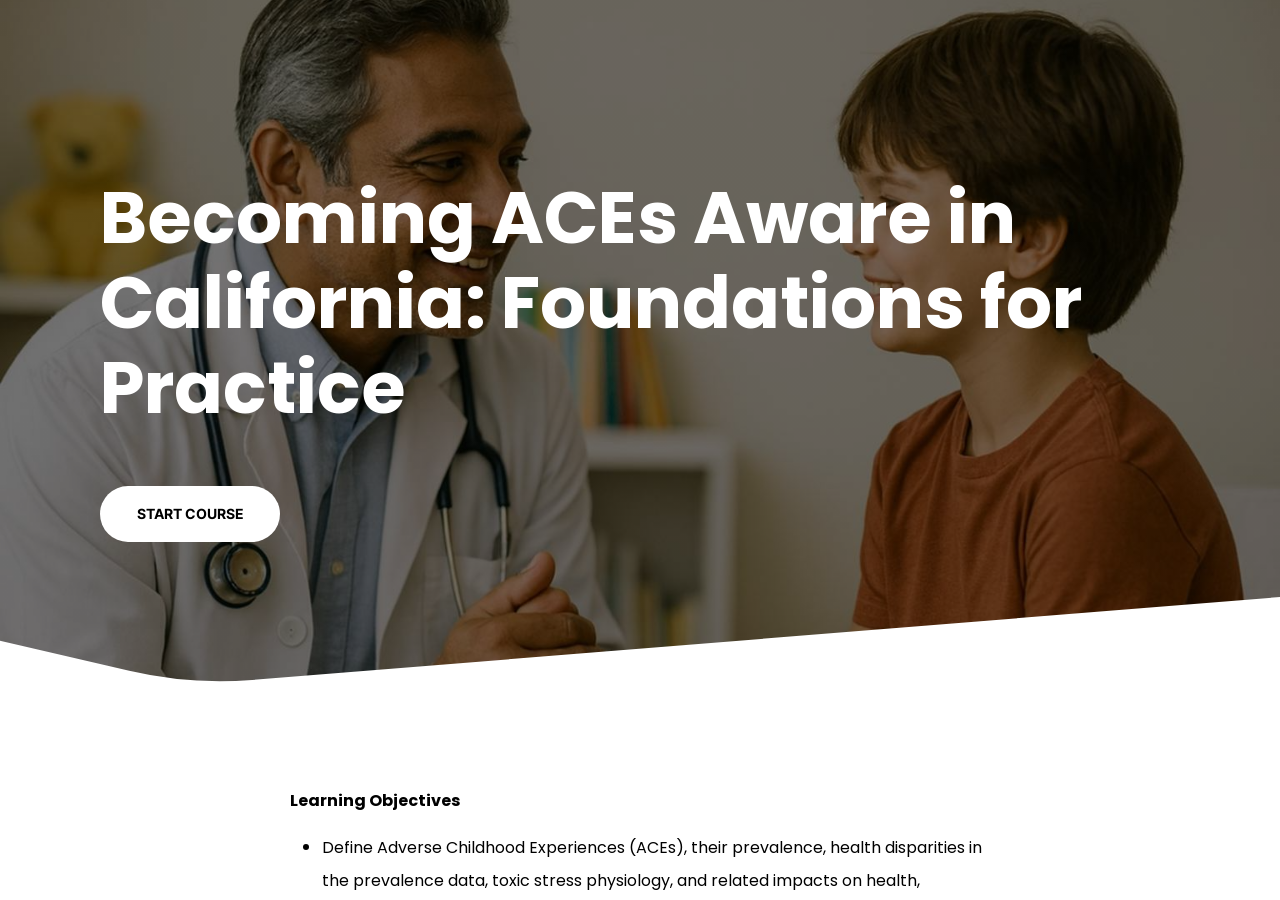
<file: index.html>
<!DOCTYPE html>
<html lang="en" class="">
  <head>
    <meta http-equiv="X-UA-Compatible" content="IE=edge,chrome=1">
    <meta name="viewport" content="width=device-width, initial-scale=1">
    <meta charset="utf-8">

    <title>Becoming ACEs Aware in California: Foundations for Practice</title>

    <link type="text/css" rel="stylesheet" href="lib/icomoon.css">
    <script type="text/javascript" src="lib/player-0.0.11.min.js"></script>
    <script type="text/javascript" src="lib/lzwcompress.js"></script>

    <!-- Resize Hack -->
    <script type="text/javascript">
      window.resizeTo(screen.width, screen.height);
    </script>
    

    <script id="__ENTRY__" type="application/json">
      {".js":["rise/c8bed2ff.js"],".css":["sandbox/4adfab46.css"]}
    </script>

    <script id="__REMOTE_ENTRIES__" type="application/json">
      {"learn_distribution_frontend":{".js":["learn_dist/entry.js"]},"mondrian":{".js":["mondrian/entry.js"]}}
    </script>

    <script>
      (function() {
        const jsonp = {}

        function loadModule(manifest) {
          const p = []

          if (manifest['.css'] != null) {
            for (var idx = 0; idx < manifest['.css'].length; idx++) {
              p.push(new Promise((resolve, reject) => {
                var link = document.createElement('link')
                link.onload = resolve
                link.onerror = reject
                link.rel = 'stylesheet'
                link.href = 'lib/' + manifest['.css'][idx]
                document.body.appendChild(link)
              }))
            }
          }

          if (manifest['.js'] != null) {
            for (var idx = 0; idx < manifest['.js'].length; idx++) {
              p.push(new Promise((resolve, reject) => {
                var script = document.createElement('script')
                script.onload = resolve
                script.onerror = reject
                script.src = 'lib/' + manifest['.js'][idx]
                document.body.appendChild(script)
              }))
            }
          }

          return Promise.all(p)
        }

        function deserialize(str) {
          const buffer = Uint8Array.from(atob(str), c => c.charCodeAt(0))
          const json = new TextDecoder().decode(buffer)
          const result = JSON.parse(json)
          return result
        }

        function __loadEntry() {
          return loadModule(JSON.parse(document.getElementById('__ENTRY__').textContent))
        }

        function __loadRemoteEntry(name) {
          const manifest = JSON.parse(document.getElementById('__REMOTE_ENTRIES__').textContent)
          if (manifest[name] == null) throw new Error(`Missing manifest for remote entry "${name}".`)
          return loadModule(manifest[name])
        }

        async function __fetchCourse() {
          return Promise.resolve(deserialize("[base64]/[base64]/[base64]/[base64]/[base64]/igJ0gdG8g4oCcV2hhdCBoYXBwZW5lZCB0byB5b3U/[base64]/[base64]"))
        }

        window.__loadEntry = __loadEntry
        window.__loadRemoteEntry = __loadRemoteEntry
        window.__fetchCourse = __fetchCourse
      })()
    </script>
  </head>
  <body>
    <div id="app"></div>
    <script>
  (function(root) {
    window.partnerContent = [];

    var quizId = null;
    var storylineId = null;
    var completionPercentage = 100;
    var reporting = 'passed-incomplete';

    var LMSProxySelections = [
      'CMI5_SetCompleted',
      'cmi5',
      'CommitData',
      'ConcedeControl',
      'CreateResponseIdentifier', // Create question response
      'Finish',
      'GetDataChunk',  // retreive stringified object with lesson progress
      'GetStatus', // Get Current Status
      'MatchingResponse', // Create question matching response
      'RecordFillInInteraction', // Question Type
      'RecordMatchingInteraction', // Question Type
      'RecordMultipleChoiceInteraction', // Question Type
      'SetBookmark',   // set identifier for bookmark
      'SetDataChunk',  // set a stringified object with lesson progress
      'SetFailed', // tell LMS user Failed course
      'SetLanguagePreference', // Set user's Language Preference
      'SetObjectiveStatus', //cmi5land noop
      'SetPassed', // tell LMS user Passed the course
      'SetReachedEnd', // tell LMS user completed course
      'SetScore', // Report Users Score to the LMS (for Pass and fail)
      'WriteToDebug'
    ];

    function HookCommit() {
  LMSProxyFuncs.WriteToDebug('Commit strategy detected a reason to commit! Forcing a commit to the LMS.');
  LMSProxyFuncs.CommitData();
}

const ProxyHooks = {

  'RecordMultipleChoiceInteraction': HookCommit,
  'RecordMatchingInteraction': HookCommit,
  'RecordFillInInteraction': HookCommit,
  'MatchingResponse': HookCommit,
};

function hookProxy(funcName) {
  if(ProxyHooks[funcName]) {
    return ProxyHooks[funcName]();
  }

  return;
}

var LMSProxyFuncs = pick(LMSProxySelections, window.parent, Function.prototype);

function noAPIFunction (funcName) {
  return function () {
    console.log('Warning: Course was unable to find the LMS API for ' + funcName + '. Course may have been launched from scormcontent/index.html, or the course package is not within an LMS. Saving of student data will not occur.');
  }
}

var initProxy = function() {
  return Object.keys(LMSProxyFuncs).reduce(function(newProxy, funcName) {
    // Alert logic for if there's issues finding the eLearning API.
    var triggerAlert = true;

    // xAPI and cmi5 API's can be identified by their object type and key count.
    if (typeof LMSProxyFuncs[funcName] === 'object' && Object.keys(LMSProxyFuncs[funcName]).length > 1) {
      triggerAlert = false;
    }

    // AICC and SCORM API's can be identified by the length of the function.
    if (LMSProxyFuncs[funcName].toString().length > 35) {
      triggerAlert = false;
    }

    if (triggerAlert) {
      noAPIFunction(funcName)();

      if (funcName === 'cmi5') {
        newProxy['cmi5'] = {
          getMasteryScore: noAPIFunction('cmi5.getMasteryScore')
        }
      } else {
        newProxy[funcName] = noAPIFunction(funcName);
      }
      
      return newProxy;
    }

    if (arrayHas(funcName, ['CreateResponseIdentifier', 'MatchingResponse', 'cmi5'])) {
      newProxy[funcName] = LMSProxyFuncs[funcName];
      return newProxy;
    }

    newProxy[funcName] = function () {
      var args = ([]).slice.call(arguments);
      var result = LMSProxyFuncs[funcName].apply(null, args);

      hookProxy(funcName);

      return result;
    }
    return newProxy;
  }, {})
}


    var LMSProxy = initProxy();

    finish(0);

    var cache = getLMSData();

    if(!isPassed()) {
      LMSProxy.SetObjectiveStatus(
        '',
        root.parent.LESSON_STATUS_FAILED
      );
    }

    function updateParentTitle() {
  if (window.parent && window.parent.document) {
    if (window.parent.getCourseTitle) {
      document.title = window.parent.getCourseTitle();
    }

    const parentFrame = window.parent;

    function updateParent() {
      try {
        const newLang = document.documentElement.lang;
        const newTitle = document.title

        if (parentFrame?.document?.documentElement) {
          if (parentFrame.document.documentElement.lang !== newLang) {
            parentFrame.document.documentElement.lang = newLang
          }

          if (parentFrame.document.title !== newTitle) {
            parentFrame.document.title = newTitle
            const iframe = parentFrame.document.getElementById('content-frame')
            if (iframe) iframe.title = newTitle
          }
        }
      } catch {
        // shouldn't happen
      }
    }

    const langObserver = new MutationObserver(updateParent);
    langObserver.observe(document.documentElement, {
      attributes: true,
      attributeFilter: ['lang'],
    });

    const titleElement = document.querySelector('title');
    if (titleElement) {
      const titleObserver = new MutationObserver(updateParent);
      titleObserver.observe(titleElement, {
        characterData: true,
        childList: true,
        subtree: true,
      });
    }

    updateParent()
  }
}

function debounce(fn, delay) {
  var timer = null;

  return function () {
    var context = this, args = arguments;
    clearTimeout(timer);
    timer = setTimeout(function () {
      fn.apply(context, args);
    }, delay);
  };
}

function compress(data) {
  try {
    return JSON.stringify({
      v: 2,
      d: lzwCompress.pack(JSON.stringify(data)),
      cpv: "uCo5OPvk"
    });
  } catch(e) {
    return '';
  }
}

function decompress(stringData) {
  try {
    const data = JSON.parse(stringData);

    return data.d
      ? JSON.parse(lzwCompress.unpack(data.d))
      : data;
  } catch(e) {
    return {};
  }
}

function assign(target) {
  if (target === undefined || target === null) {
    throw new TypeError('assign: Cannot convert undefined or null to object');
  }

  var output = Object(target);

  for (var index = 1; index < arguments.length; index++) {
    var source = arguments[index];
    if (source !== undefined && source !== null) {
      for (var nextKey in source) {
        if (source.hasOwnProperty(nextKey)) {
          output[nextKey] = source[nextKey];
        }
      }
    }
  }
  return output;
}

function identity(value) {
  return value;
}

function bookmark(id) {
  var url = 'index.html#/lessons/' + id;

  LMSProxy.SetBookmark(url, '');
}

function completeOut(passed, reportParam) {
  var reportType = reportParam || reporting;

  if(passed) {
    switch(reportType) {
      case 'completed-incomplete':
      case 'completed-failed':
        LMSProxy.ResetStatus();
        LMSProxy.SetReachedEnd();
        break;

      case 'passed-incomplete':
      case 'passed-failed':
        LMSProxy.SetPassed();
        LMSProxy.SetReachedEnd();
        break;
    }
  } else {
    switch(reportType) {
      case 'passed-failed':
      case 'completed-failed':
        if(!isPassed()) {
          LMSProxy.SetFailed();
        }
        break;
    }
  }
}

var setDataChunk = debounce(function(data) {
  LMSProxy.SetDataChunk(data);
}, 100);

function concatLMSData(data) {
  assign(cache, data);
  setDataChunk(compress(cache));
}

function getLocale() {
  return getLMSData().locale;
}

function setLocale(locale) {
  concatLMSData({ locale: locale });
  LMSProxy.SetLanguagePreference(locale);
}


function exit() {
  LMSProxy.ConcedeControl();
}

function finish(totalProgress) {
  if (
    quizId === null &&
    storylineId === null &&
    completionPercentage != undefined &&
    totalProgress >= completionPercentage
  ) {
    completeOut(true);
  }
}

function finishQuiz(passed, score, id) {
  if (id == quizId) {
    reportScore(score);
    completeOut(passed);
  }
}

function finishStoryline(id, passed, isQuiz, score) {
  if (id == storylineId) {
    if (isQuiz) {
      reportScore(score);
      completeOut(passed, 'passed-failed');
    } else {
      completeOut(passed);
    }
  }
}

function sanitizeForUri(title) {
  // Strip HTML tags
  var strippedTitle = title.replace(/<(?:.|\n)*?>/gm, '');

  // Count invalid characters (non a-zA-Z0-9-_.~)
  var invalidMatches = strippedTitle.match(/[^a-zA-Z0-9-_.~]/g);
  var invalidCount = invalidMatches ? invalidMatches.length : 0;
  var percentInvalid = strippedTitle.length ? invalidCount / strippedTitle.length : 0;

  // Replace invalid characters with dashes
  var sanitizedTitle = strippedTitle.replace(/[^a-zA-Z0-9-_.~]/g, '-');

  // If more than 25% of characters are replaced or the sanitized title is empty, generate a hash-based ID
  // Currently only enabled for AICC.
  if ('cmi5' === 'aicc') { 
    if (percentInvalid > 0.25 || sanitizedTitle.trim() === '') {
      LMSProxyFuncs.WriteToDebug('Sanitized title is empty or has more than 25% invalid characters. Generating hash-based ID.');
      sanitizedTitle = generateBase64ID(title);
    }
  }

  return sanitizedTitle;
}

// Convert a Unicode string to a Base64-encoded string
function base64EncodeUnicode(str) {
  // Convert the string to a Uint8Array (UTF-8 encoded)
  var uint8Array = new TextEncoder().encode(str);
  // Convert the Uint8Array to a binary string
  var binaryString = '';
  for (let i = 0; i < uint8Array.length; i++) {
    binaryString += String.fromCharCode(uint8Array[i]);
  }
  // Encode the binary string to Base64
  return btoa(binaryString);
}

// Generate a Base64 hash-based identifier that is decodeable and AICC/SCORM-compliant
function generateBase64ID(input) {
  var base64Id = base64EncodeUnicode(input);
  return `id-${base64Id}`;
}

function shorten(title) {
  return title.charAt(0);
}

function buildResponseIdentifier(response) {
  var title = sanitizeForUri(response.title);
  return LMSProxy.CreateResponseIdentifier(shorten(title), title);
}

function buildMatchingResponse(response) {
  var sourceTitle = sanitizeForUri(response.source.title);
  var targetTitle = sanitizeForUri(response.target.title);

  var source =
    LMSProxy.CreateResponseIdentifier(shorten(sourceTitle), sourceTitle);
  var target =
    LMSProxy.CreateResponseIdentifier(shorten(targetTitle), targetTitle);

  return new LMSProxy.MatchingResponse(source, target);
}

function cleanTitle(title, maxSize) {
  return title.substr(0, maxSize || 20).replace(/\s/g, '_');
}

function titleToId(quiz, question, attempts) {
  return cleanTitle(quiz, 20) + '_' + cleanTitle(question, 230) + '_' + attempts.toString().substr(0,3);
}

function normalizeResult(correct) {
  return correct
    ? window.parent.INTERACTION_RESULT_CORRECT
    : window.parent.INTERACTION_RESULT_WRONG;
}

function reportAnswer(data) {
  var recorder = Function.prototype;
  var response;
  var correctResponses;

  var isCorrect = normalizeResult(data.isCorrect);
  var latency = data.latency;
  var title = data.questionTitle;
  var weighting = 1;
  var strId = titleToId(data.quizTitle, title, data.retryAttempts);

  switch (data.type) {
    case 'MULTIPLE_CHOICE':
    case 'MULTIPLE_RESPONSE':
      response = data.response.map(buildResponseIdentifier);
      correctResponses = data.correctResponse.map(buildResponseIdentifier);
      recorder = LMSProxy.RecordMultipleChoiceInteraction;
      break;

    case 'FILL_IN_THE_BLANK':
      response = data.response;
      correctResponses = data.correctResponse;
      recorder = LMSProxy.RecordFillInInteraction;
      break;

    case 'MATCHING':
      response = data.response.map(buildMatchingResponse);
      correctResponses = data.correctResponse.map(buildMatchingResponse);
      recorder = LMSProxy.RecordMatchingInteraction;
      break;
  }

  recorder(
    strId,
    response,
    isCorrect,
    correctResponses,
    title,
    weighting,
    latency,
    0
  );
}

function getLMSData() {
  var data = null;

  if(!cache) {
    data = LMSProxy.GetDataChunk();

    var result = data
      ? decompress(data)
      : {};

    return result;
  }

  return assign({}, cache);
}

function getProgress(initialProgress) {
  var decodeCourseProgress =
    root.Rise.decodeCourseProgress;

  var progress = assign({}, {
    progress: { lessons: {} }
  }, getLMSData()).progress;

  if(initialProgress) {
    return decodeCourseProgress(initialProgress, progress);
  }

  return progress;
}

function isExport() {
  return true;
}

function isPassed() {
  return LMSProxy.GetStatus() === window.parent.LESSON_STATUS_PASSED;
}

function pick(keys, obj, def) {
  return keys.reduce(function(memo, key) {
    if(obj[key] === undefined) {
      if(def !== undefined) {
        memo[key] = def;
      }
    } else {
      memo[key] = obj[key];
    }

    return memo;
  }, {});
}

function reportScore(score) {
  var highScore = Math.max(getLMSData().score || 0, score);
  concatLMSData({ score: highScore });

  LMSProxy.SetScore(highScore, 100, 0);
}

function resolvePath(path) {
  return ('assets/').concat(path);
}

function resolveFontPath(font) {
  return ('lib/fonts/').concat(font.key.split('/').reverse()[0]);
}

function setLessonProgress(lessonProgress) {
  var encodeLessonProgress =
    root.Rise.encodeLessonProgress;

  var currentProgress = getProgress();

  var lessons = assign(
    {},
    currentProgress.lessons,
    encodeLessonProgress(lessonProgress)
  );

  var progress = assign({}, currentProgress, { lessons: lessons });

  concatLMSData({ progress: progress });
}

function setCourseProgress(courseProgress) {
  var encodeCourseProgress =
    root.Rise.encodeCourseProgress;

  var currentProgress = getProgress();

  var progress = assign(
    {},
    currentProgress,
    encodeCourseProgress(courseProgress)
  );

  concatLMSData({ progress: progress });
}

function getMasteryScore(payload) {
  return payload.passingScore;
}

function arrayHas(val, arr) {
  return !!(~(arr.indexOf(val)))
}

root.Rise = {
  completeLessons: identity,
  decodeCourseProgress: identity,
  encodeCourseProgress: identity,
  encodeLessonProgress: identity
};

root.Runtime = {
  bookmark: bookmark,
  exit: exit,
  fetch: window.__fetchCourse,
  finish: finish,
  finishQuiz: finishQuiz,
  finishStoryline: finishStoryline,
  getLocale: getLocale,
  getMasteryScore: getMasteryScore,
  getProgress: getProgress,
  isExport: isExport,
  reportAnswer: reportAnswer,
  resolveFontPath: resolveFontPath,
  resolvePath: resolvePath,
  setCourseProgress: setCourseProgress,
  setLessonProgress: setLessonProgress,
  setLocale: setLocale
};


    updateParentTitle()

    var scoreCached = false;
    var LMSMasteryScore = null;

    function getMasteryScore(payload) {
      var id = payload.id;
      var passingScore = payload.passingScore;

      if (id === quizId) {
        if (!scoreCached) {
          LMSMasteryScore = LMSProxy.cmi5.getMasteryScore();
          scoreCached = true;
        }

        if (LMSMasteryScore == null) {
          return passingScore;
        }

        return LMSMasteryScore * 100;
      }

      return passingScore;
    }

    function completeOut(passed, reportParam) {
      var reportType = reportParam || reporting;

      if (passed) {
        switch (reportType) {
          case 'completed-incomplete':
          case 'completed-failed':
            LMSProxy.SetReachedEnd();
            LMSProxy.WriteToDebug('Commit strategy detected a reason to commit! Forcing a commit to the LMS.');
            LMSProxy.CommitData();
            break;

          case 'passed-incomplete':
          case 'passed-failed':
            LMSProxy.SetPassed();
            LMSProxy.CMI5_SetCompleted();
            LMSProxy.SetReachedEnd();
            LMSProxy.WriteToDebug('Commit strategy detected a reason to commit! Forcing a commit to the LMS.');
            LMSProxy.CommitData();
            break;
        }
      } else {
        switch (reportType) {
          case 'passed-failed':
          case 'completed-failed':
            if (!isPassed()) {
              LMSProxy.SetFailed();
              LMSProxy.WriteToDebug('Commit strategy detected a reason to commit! Forcing a commit to the LMS.');
              LMSProxy.CommitData();
            }
            break;
        }
      }
    }

    function reportAnswer(data) {
      var recorder = Function.prototype;
      var response;
      var correctResponses;

      var isCorrect = normalizeResult(data.isCorrect);
      var latency = data.latency;
      var title = data.questionTitle;
      var weighting = 1;
      var strId = titleToId(data.quizTitle, title, data.retryAttempts);

      switch (data.type) {
        case 'MULTIPLE_CHOICE':
        case 'MULTIPLE_RESPONSE':
          response = data.response.map(buildResponseIdentifier);
          correctResponses = data.correctResponse.map(buildResponseIdentifier);
          recorder = LMSProxy.RecordMultipleChoiceInteraction;
          break;

        case 'FILL_IN_THE_BLANK':
          response = data.response;
          correctResponses = data.correctResponse;
          recorder = LMSProxy.RecordFillInInteraction;
          break;

        case 'MATCHING':
          response = data.response.map(buildMatchingResponse);
          correctResponses = data.correctResponse.map(buildMatchingResponse);
          recorder = LMSProxy.RecordMatchingInteraction;
          break;
      }

      recorder(
        strId,
        response,
        isCorrect,
        correctResponses,
        title,
        weighting,
        latency,
        ''
      );
    }

  }(window));
</script>

    
    <script>__loadEntry()</script>
    
  </body>
</html>
</file>
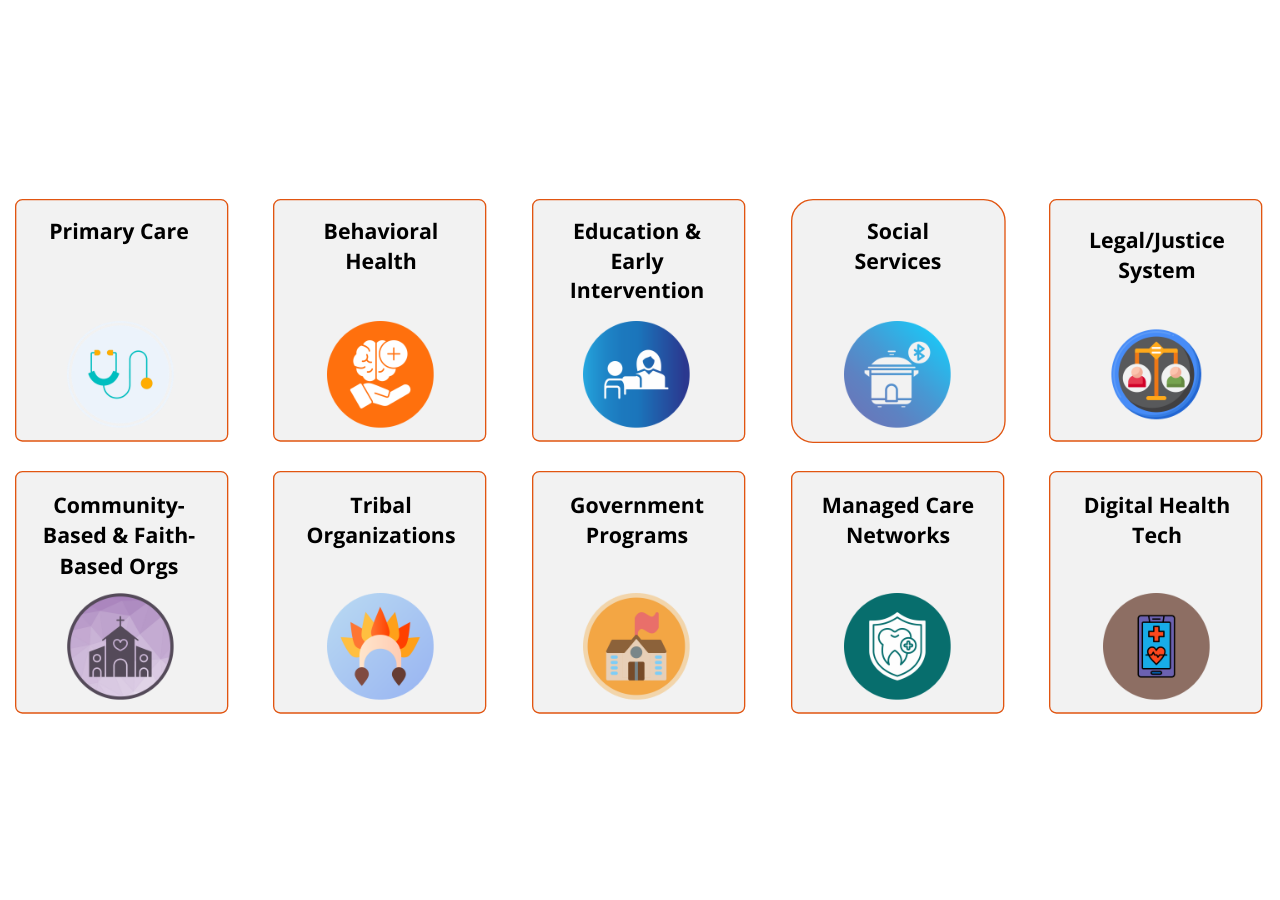
<file: assets/GD20YUWjmYfdVpm5/story.html>
﻿<!doctype html>
<html lang="es">
<head>
  <meta charset="utf-8">
  <!-- Creado con Storyline 360 x64 - http://www.articulate.com  -->
  <!-- version: 3.103.35301.0 -->
  <title>Who Is in the Network and What Do They Offer</title>
  <meta http-equiv="x-ua-compatible" content="IE=edge"/>
  <meta name="viewport" content="width=device-width,initial-scale=1,user-scalable=no,shrink-to-fit=no,minimal-ui"/>
  <meta name="apple-mobile-web-app-capable" content="yes"/>
  <style>
    html, body { height: 100%; padding: 0; margin: 0 }
    #app { height: 100%; width: 100%; }
  </style>

  <script>
    window.DS = {};
    window.globals = {
      DATA_PATH_BASE: '',
      HAS_FRAME: true,
      HAS_SLIDE: true,

      lmsPresent: false,
      tinCanPresent: false,
      cmi5Present: false,
      aoSupport: false,
      scale: 'Scaled',
      captureRc: false,
      browserSize: 'optimal',
      bgColor: '#282828',
      features: 'DropInBase,MultipleQuizTracking,PlayerSizeOption',
      themeName: 'unified',
      preloaderColor: '#FFFFFF',
      suppressAnalytics: false,
      productChannel: 'stable',
      publishSource: 'storyline',
      aid: 'aid|2ed9e212-8e43-4936-8eb8-c735b2c36367',
      cid: 'f16fbb67-5b25-472b-aec8-c145107dca8c',
      playerVersion: '3.103.35301.0',
      publishTimestamp: '2025-09-26T21:22:37.5627719Z',
      maxIosVideoElements: 10,
      connectionSettings: { message: 'Est%C3%A1s%20fuera%20de%20l%C3%ADnea.%20Tratando%20de%20reconectar...', useDarkTheme: false, mode: 'disabled' },
      hasFeature: function(feature) {
        return this.features.split(',').includes(feature);
      },
      
      parseParams: function(qs) {
        if (window.globals.parsedParams != null) {
          return window.globals.parsedParams;
        }
        qs = (qs || window.location.search.substr(1)).split('+').join(' ');
        var params = {},
            tokens,
            re = /[?&]?([^=]+)=([^&]*)/g;

        while (tokens = re.exec(qs)) {
          params[decodeURIComponent(tokens[1]).trim()] =
            decodeURIComponent(tokens[2]).trim();
        }
        window.globals.parsedParams = params;
        return params;
      }

    };

    if (window.flagsUnderTest != null) {
      window.globals.features = window.flagsUnderTest.reduce((accum, feature) => {
        if (!accum.includes(feature)) {
          accum.push(feature);
        }
        return accum;
      }, window.globals.features.split(',')).join();
    }
  </script>
  <script>
    var isIe11 = ('ActiveXObject' in window || window.MSBlobBuilder != null)
      && window.msCrypto != null && !window.ActiveXObject;
    if (isIe11) {
      window.globals.unsupportedBrowser = true;
      document.write(atob('[base64]'));
    }
  </script>

  <script>
    if (window.globals.hasFeature('Localization')) {
      
      
    }
  </script>

  
  <script src='lms/scormdriver.js' type=text/javascript></script>
  <script>window.THREE = { };</script>
  
<meta name="robots" content="noindex, nofollow"></head>
<body style="background: #282828" class="cs-HTML theme-unified">
<script src="player-interface.js"></script>
  <script>!function(){var e,i=/iPhone/i,o=/iPod/i,n=/iPad/i,t=/\biOS-universal(?:.+)Mac\b/i,r=/\bAndroid(?:.+)Mobile\b/i,a=/Android/i,d=/(?:SD4930UR|\bSilk(?:.+)Mobile\b)/i,p=/Silk/i,l=/Windows Phone/i,u=/\bWindows(?:.+)ARM\b/i,b=/BlackBerry/i,s=/BB10/i,c=/Opera Mini/i,f=/\b(CriOS|Chrome)(?:.+)Mobile/i,h=/Mobile(?:.+)Firefox\b/i,v=function(e){return void 0!==e&&"MacIntel"===e.platform&&"number"==typeof e.maxTouchPoints&&e.maxTouchPoints>1&&"undefined"==typeof MSStream};e=function(e){var m={userAgent:"",platform:"",maxTouchPoints:0};e||"undefined"==typeof navigator?"string"==typeof e?m.userAgent=e:e&&e.userAgent&&(m={userAgent:e.userAgent,platform:e.platform,maxTouchPoints:e.maxTouchPoints||0}):m={userAgent:navigator.userAgent,platform:navigator.platform,maxTouchPoints:navigator.maxTouchPoints||0};var g=m.userAgent,y=g.split("[FBAN");void 0!==y[1]&&(g=y[0]),void 0!==(y=g.split("Twitter"))[1]&&(g=y[0]);var A=function(e){return function(i){return i.test(e)}}(g),w={apple:{phone:A(i)&&!A(l),ipod:A(o),tablet:!A(i)&&(A(n)||v(m))&&!A(l),universal:A(t),device:(A(i)||A(o)||A(n)||A(t)||v(m))&&!A(l)},amazon:{phone:A(d),tablet:!A(d)&&A(p),device:A(d)||A(p)},android:{phone:!A(l)&&A(d)||!A(l)&&A(r),tablet:!A(l)&&!A(d)&&!A(r)&&(A(p)||A(a)),device:!A(l)&&(A(d)||A(p)||A(r)||A(a))||A(/\bokhttp\b/i)},windows:{phone:A(l),tablet:A(u),device:A(l)||A(u)},other:{blackberry:A(b),blackberry10:A(s),opera:A(c),firefox:A(h),chrome:A(f),device:A(b)||A(s)||A(c)||A(h)||A(f)},any:!1,phone:!1,tablet:!1};return w.any=w.apple.device||w.android.device||w.windows.device||w.other.device,w.phone=w.apple.phone||w.android.phone||w.windows.phone,w.tablet=w.apple.tablet||w.android.tablet||w.windows.tablet,w}(),"object"==typeof exports&&"undefined"!=typeof module?module.exports=e:"function"==typeof define&&define.amd?define((function(){return e})):this.isMobile=e}();
    window.isMobile.apple.tablet = window.isMobile.apple.tablet ||
      (navigator.platform === 'MacIntel' && navigator.maxTouchPoints > 1);
    window.isMobile.apple.device = window.isMobile.apple.device || window.isMobile.apple.tablet;
    window.isMobile.tablet = window.isMobile.tablet || window.isMobile.apple.tablet;
    window.isMobile.any = window.isMobile.any || window.isMobile.apple.tablet;
  </script>

  <div id="focus-sink" tabindex="-1"></div>

  <div id="preso"></div>
  <script>
    (function() {

      var classTypes = [ 'desktop', 'mobile', 'phone', 'tablet' ];

      var addDeviceClasses = function(prefix, testObj) {
        var curr, i;
        for (i = 0; i < classTypes.length; i++) {
          curr = classTypes[i];
          if (testObj[curr]) {
            document.body.classList.add(prefix + curr);
          }
        }
      };

      var params = window.globals.parseParams(),
          isDevicePreview = params.devicepreview === '1',
          isPhoneOverride = params.deviceType === 'phone' || (isDevicePreview && params.phone == '1'),
          isTabletOverride = (params.deviceType === 'tablet' || isDevicePreview) && !isPhoneOverride,
          isMobileOverride = isPhoneOverride || isTabletOverride;

      var deviceView = {
        desktop: !window.isMobile.any && !isMobileOverride,
        mobile: window.isMobile.any || isMobileOverride,
        phone: isPhoneOverride || (window.isMobile.phone && !isTabletOverride),
        tablet: isTabletOverride || window.isMobile.tablet
      };

      window.globals.deviceView = deviceView;
      window.isMobile.desktop = !window.isMobile.any;
      window.isMobile.mobile = window.isMobile.any;

      addDeviceClasses('view-', deviceView);

    })();
  </script>
  
  <script src='story_content/triggers.js' type=text/javascript></script>
<script src='story_content/user.js' type=text/javascript></script>
  <div class="slide-loader"></div>

  <script>
    var doc = document, loader = doc.body.querySelector('.slide-loader'); [ 1, 2, 3 ].forEach(function(n) { var d = doc.createElement('div'); d.style.backgroundColor = window.globals.preloaderColor; d.classList.add('mobile-loader-dot'); d.classList.add('dot' + n); loader.appendChild(d); });
  </script>

  <div class="mobile-load-title-overlay" style="display: none">
    <div class="mobile-load-title">Who Is in the Network and What Do They Offer</div>
  </div>

  <div class="mobile-chrome-warning"></div>

  
<style>
  .warn-connection-dialog {
    display: none;
    background: transparent;
    pointer-events: all;
    position: fixed;
    left: 0;
    top: 0;
    width: 100%;
    height: 100%;
    z-index: 999;
  }

  .warn-connection-content {
    pointer-events: all;
    border-radius: 4px;
    background: white;
    border: 1px solid #E7E7E7;
    color: #333333;
    box-shadow: 0 2px 4px rgba(0, 0, 0, 0.25);
    transition: all 150ms ease-out;
    position: absolute;
    white-space: nowrap;
  }

  .view-phone.is-landscape .warn-connection-content {
    left: 23px;
    bottom: 23px;
  }

  .view-tablet.is-landscape .warn-connection-content {
    left: 50%;
    top: 20px;
    transform: translateX(-50%);
  }

  .view-mobile.is-portrait .warn-connection-content {
    transform: translate(-50%, calc(-100% - 15px));
  }

  .warn-connection-content p {
    display: inline-block;
    margin: 0 8px 0 0;
    line-height: 33px;
    font-size: 11px;
  }

  .warn-connection-content svg {
    position: relative;
    vertical-align: middle;
    margin: 0 2px 2px 8px;
  }

  .view-desktop .warn-connection-content {
    left: 1.5em;
    bottom: 1.5em;
  }

  .view-desktop .warn-connection-content p {
    font-size: 1.1em;
  }

  .is-offline .warn-connection-dialog {
    display: block;
  }

  .is-offline .cs-panel * {
    pointer-events: none !important;
  }

  .is-offline .cs-panel {
    pointer-events: all !important;
  }

  .is-offline #nav-controls * {
    pointer-events: none !important;
  }

  .is-offline #nav-controls {
    pointer-events: all !important;
  }
</style>

<div class="warn-connection-dialog" role="alertdialog" aria-modal="true" tabindex="0" aria-labelledby="warn-connection-message">
  <div class="warn-connection-content">
    <svg width="17" height="15" viewBox="0 0 17 15" xmlns="http://www.w3.org/2000/svg">
      <path fill="#8F0000" stroke="white" d="M16.07,12.98 L15.88,12.23 L9.51,1.21 C8.97,0.26,7.6,0.26,7.06,1.21 L0.69,12.23 C0.15,13.16,0.81,14.36,1.91,14.36 H14.65 C15.47,14.36,16.05,13.7,16.07,12.98 Z"/>
      <path fill="white" stroke="white" d="M8.58,5.5 C8.35,5.28,8.5,5.35,8.21,5.32 C8.09,5.35,7.97,5.49,7.96,5.67 C7.97,5.79,7.98,5.92,7.98,6.04 L7.98,6.04 C7.99,6.17,8,6.31,8.01,6.43 L8.01,6.44 C8.03,6.92,8.06,7.41,8.09,7.9 L8.09,7.9 C8.12,8.39,8.14,8.88,8.17,9.37 C8.17,9.39,8.18,9.42,8.2,9.44 C8.23,9.46,8.25,9.47,8.28,9.47 C8.31,9.47,8.34,9.46,8.35,9.44 C8.37,9.43,8.38,9.4,8.39,9.35 L8.39,9.34 C8.39,9.24,8.4,9.15,8.4,9.05 L8.4,9.05 C8.41,8.96,8.41,8.86,8.42,8.75 C8.43,8.44,8.45,8.12,8.47,7.81 L8.47,7.81 C8.49,7.49,8.51,7.18,8.53,6.87 C8.55,6.46,8.56,6.05,8.59,5.64 L8.6,5.62 C8.6,5.57,8.59,5.53,8.58,5.5 L8.21,5.32 Z"/>
      <circle fill="white" stroke="white" cx="8.3" cy="11.35" r="0.3"/>
    </svg>
    <p id="warn-connection-message">You are offline. Trying to reconnect...</p>
  </div>
</div>

<script>
  (function() {
    window.DS.connection = {
      warningShown: false,
      assets: {},
      loadingAssetGroup: false,
      retryDelay: 500
    };

    var connectionSettings = window.globals.connectionSettings || {};

    var useConnectionMessages = window.AbortController != null &&
      window.location.protocol != 'file:' &&
      connectionSettings.mode === 'normal';

    window.DS.connection.useConnectionMessages = useConnectionMessages;

    var assetCount = 0;
    var checkLoadedId;


    if (useConnectionMessages && connectionSettings != null) {
      var contentEl = document.querySelector('.warn-connection-content');
      var messageEl = contentEl.querySelector('p');

      if (connectionSettings.useDarkTheme) {
        contentEl.style.borderColor = '#BABBBA';
        contentEl.style.backgroundColor = '#282828';
        contentEl.style.color = '#FFFFFF';
      }

      if (connectionSettings.message != null) {
        messageEl.textContent = window.decodeURIComponent(connectionSettings.message);
      }
    }

    function checkAssetsReady() {
      for (var i in DS.connection.assets) {
        if (!DS.connection.assets[i].success) {
          return false;
        }
      }
      return true;
    }

    function stopAssetGroup() {
      if (!useConnectionMessages) { return; }

      assetCount = 0;

      DS.connection.oldAssetGroup = DS.connection.assets;
      DS.connection.assets = {};
      DS.connection.loadingAssetGroup = false;
      clearInterval(checkLoadedId);
    }

    function startAssetGroup() {
      if (!useConnectionMessages) { return; }
      var ticks = 0;
      clearInterval(checkLoadedId);
      checkLoadedId = setInterval(function() {
        var loaded = 0;
        if (assetCount === 0 && loaded === 0) {
          clearInterval(checkLoadedId);
          return;
        }

        for (var i in DS.connection.assets) {
          if (DS.connection.assets[i].success) {
            loaded++;
          }
        }

        if (assetCount === loaded && checkAssetsReady()) {
          for (var i in DS.connection.assets) {
            if (DS.connection.assets[i].action) {
              DS.connection.assets[i].action();
            }
          }
          hideWarning();
          stopAssetGroup();
        }
      }, 100)
    }

    function requiredAsset(url, action, retry, type) {
      if (!useConnectionMessages) { return; }
      if (DS.connection.assets[url]) { return; }

      DS.connection.assets[url] = {
        success: false, action: action, retry: retry, type: type
      };
      assetCount = Object.keys(DS.connection.assets).length;
      if (!DS.connection.loadingAssetGroup) {
        startAssetGroup();
      }
      DS.connection.loadingAssetGroup = true;
    }

    function assetLoaded(url) {
      if (!useConnectionMessages) { return; }
      if (DS.connection.assets[url]) {
        DS.connection.assets[url].success = true;
      }
    }

    function assetFailed(url) {
      if (!useConnectionMessages) { return; }
      if (!DS.connection.assets[url]) {
        if (/\.js$/.test(url) && url.indexOf('transcripts') === -1) {
          setTimeout(function() {
            if (DS.connection.lastSlideLoaded != null) {
              DS.connection.lastSlideLoaded();
            }
          }, DS.connection.retryDelay);
        }
        return;
      }
      if (!DS.connection.warningShown) { showWarning(); }
      if (DS.connection.assets[url].retry) {
        setTimeout(function() {
          if (!DS.connection.assets[url].success) {
            DS.connection.assets[url].retry()
          }
        }, DS.connection.retryDelay);
      }
    }

    function hideWarning() {
      document.body.classList.remove('is-offline');
      DS.connection.warningShown = false;
      enableKeys();
    }
    DS.connection.hideWarning = hideWarning

    function showWarning(btn) {
      document.body.classList.add('is-offline')
      DS.connection.warningShown = true;
      updateWarningPosition();
      disableKeys();
    }

    function updateWarningPosition() {
      if (!DS.connection.warningShown) {
        return;
      }

      var isPortrait = document.body.classList.contains('is-portrait');
      var isMobile = document.body.classList.contains('view-mobile');
      var warningEl = document.querySelector('.warn-connection-content');

      if (isPortrait && isMobile) {
        var slide = document.querySelector('.primary-slide');
        var slideRect = slide != null
          ? slide.getBoundingClientRect()
          : { top: window.innerHeight, left: 0, width: window.innerWidth };

        warningEl.style.top = `${slideRect.top}px`
        warningEl.style.left = `${slideRect.left + slideRect.width / 2}px`
      } else {
        warningEl.style.top = null;
        warningEl.style.left = null;
      }

      window.requestAnimationFrame(updateWarningPosition);
    }

    function onDisableKeyDown(e) {
      e.preventDefault();
      e.stopImmediatePropagation();
    }

    function onDisableKeyUp(e) {
      e.preventDefault();
      e.stopImmediatePropagation();
    }

    var accStyle = document.createElement('style');
    var warnDialogEl = document.querySelector('.warn-connection-dialog');

    function disableKeys() {
      if (DS.views && DS.views.nsStack && DS.views.nsStack.length === 1) {
        DS.views.nsStack[0].tabReachable = false
        DS.views.nsStack[0].updateTabIndex(true);
      }

      accStyle.innerHTML = '.acc-shadow-dom { display: none; }';
      document.body.appendChild(accStyle);

      warnDialogEl.parentNode.append(warnDialogEl);
      warnDialogEl.focus();
    }

    function enableKeys() {
      accStyle.remove();
      if (DS.views && DS.views.nsStack && DS.views.nsStack.length === 1 && DS.views.nsStack[0].name === '_frame') {
        DS.views.nsStack[0].tabReachable = true;
        DS.views.nsStack[0].updateTabIndex();
      }
    }

    // these will all be noops if the feature flag isn't set in
    // the data and `window.globals.features`
    DS.connection.requiredAsset = requiredAsset;
    DS.connection.assetLoaded = assetLoaded;
    DS.connection.assetFailed = assetFailed;
    DS.connection.stopAssetGroup = stopAssetGroup;
    DS.connection.startAssetGroup = startAssetGroup;
  })();
</script>


  <script>
    
    if (window.autoSpider && window.vInterfaceObject) {
      document.querySelector('.mobile-load-title-overlay').style.display = 'none';
    }
  </script>

  

  <link rel="stylesheet" href="html5/data/css/output.min.css" data-noprefix/>
</body>
<script src="html5/lib/scripts/bootstrapper.min.js"></script>
</html>
</file>
<file: lib/icomoon.css>
@font-face {
	font-family: 'icomoon';
	src:  url('fonts/icomoon.ttf') format('truetype'),
				url('fonts/icomoon.woff') format('woff');
	font-weight: normal;
	font-style: normal;
}

[class^="icon-"], [class*=" icon-"] {
	/* use !important to prevent issues with browser extensions that change fonts */
	font-family: 'icomoon' !important;
	speak: none;
	font-style: normal;
	font-weight: normal;
	font-variant: normal;
	text-transform: none;
	line-height: 1;

	/* Better Font Rendering =========== */
	-webkit-font-smoothing: antialiased;
	-moz-osx-font-smoothing: grayscale;
}

.icon-edit-author-name:before {
	content: "\e976";
}
.icon-lock:before {
	content: "\e977";
}
.icon-checkmark-valid:before {
	content: "\e95d";
}
.icon-close-media-panel:before {
	content: "\e95e";
}
.icon-trash4:before {
	content: "\e95f";
}
.icon-x-invalid-url:before {
	content: "\e960";
}
.icon-attach2:before {
	content: "\e961";
}
.icon-bold:before {
	content: "\e962";
}
.icon-fontcolor:before {
	content: "\e963";
}
.icon-fontsize:before {
	content: "\e964";
}
.icon-italic:before {
	content: "\e965";
}
.icon-link:before {
	content: "\e966";
}
.icon-orderedlist:before {
	content: "\e967";
}
.icon-quote:before {
	content: "\e968";
}
.icon-unorderedlist:before {
	content: "\e969";
}
.icon-feedback:before {
	content: "\e910";
}
.icon-review:before {
	content: "\e911";
}
.icon-customizable:before {
	content: "\e908";
}
.icon-design:before {
	content: "\e909";
}
.icon-interactions:before {
	content: "\e90a";
}
.icon-questions:before {
	content: "\e90b";
}
.icon-scenarios2:before {
	content: "\e90c";
}
.icon-slides:before {
	content: "\e90d";
}
.icon-desktop:before {
	content: "\e902";
}
.icon-expressions:before {
	content: "\e903";
}
.icon-poses:before {
	content: "\e904";
}
.icon-retina:before {
	content: "\e905";
}
.icon-scenarios:before {
	content: "\e906";
}
.icon-transparency:before {
	content: "\e907";
}
.icon-Master-01:before {
	content: "\e934";
}
.icon-Master-02:before {
	content: "\e93a";
}
.icon-Master-03:before {
	content: "\e939";
}
.icon-Master-04:before {
	content: "\e936";
}
.icon-Master-05:before {
	content: "\e93b";
}
.icon-Master-06:before {
	content: "\e935";
}
.icon-Master-07:before {
	content: "\e937";
}
.icon-Master-08:before {
	content: "\e938";
}
.icon-Master-09:before {
	content: "\e922";
}
.icon-Master-10:before {
	content: "\e926";
}
.icon-Master-11:before {
	content: "\e924";
}
.icon-Master-12:before {
	content: "\e928";
}
.icon-Master-13:before {
	content: "\e923";
}
.icon-Master-14:before {
	content: "\e925";
}
.icon-Master-15:before {
	content: "\e929";
}
.icon-Master-16:before {
	content: "\e927";
}
.icon-Master-17:before {
	content: "\e92b";
}
.icon-Master-18:before {
	content: "\e92c";
}
.icon-Master-19:before {
	content: "\e92d";
}
.icon-Master-20:before {
	content: "\e92e";
}
.icon-Master-21:before {
	content: "\e92f";
}
.icon-Master-22:before {
	content: "\e930";
}
.icon-Master-23:before {
	content: "\e931";
}
.icon-Master-24:before {
	content: "\e932";
}
.icon-Master-25:before {
	content: "\e933";
}
.icon-Master-26:before {
	content: "\e92a";
}
.icon-check-circle:before {
	content: "\e803";
}
.icon-trash:before {
	content: "\e804";
}
.icon-rotation:before {
	content: "\e91a";
}
.icon-vector:before {
	content: "\e91b";
}
.icon-mute:before {
	content: "\e90e";
}
.icon-volume:before {
	content: "\e90f";
}
.icon-logo:before {
	content: "\e805";
}
.icon-share:before {
	content: "\e801";
}
.icon-sorting:before {
	content: "\e91c";
}
.icon-more:before {
	content: "\e91d";
}
.icon-copy:before {
	content: "\e951";
}
.icon-clock:before {
	content: "\e915";
}
.icon-quotes-left:before {
	content: "\e918";
}
.icon-list-numbered:before {
	content: "\e916";
}
.icon-list2:before {
	content: "\e917";
}
.icon-plus:before {
	content: "\e60a";
}
.icon-info:before {
	content: "\e974";
}
.icon-cross:before {
	content: "\e913";
}
.icon-checkmark:before {
	content: "\e975";
}
.icon-arrow-up2:before {
	content: "\e959";
}
.icon-arrow-down2:before {
	content: "\e95a";
}
.icon-sort-alpha-asc:before {
	content: "\e912";
}
.icon-rtf:before {
	content: "\e94b";
}
.icon-doc:before {
	content: "\e94a";
}
.icon-pdf:before {
	content: "\e94c";
}
.icon-ppt:before {
	content: "\e94d";
}
.icon-file:before {
	content: "\e94e";
}
.icon-xls:before {
	content: "\e94f";
}
.icon-zip:before {
	content: "\e950";
}
.icon-file-alt:before {
	content: "\e944";
}
.icon-doc-alt:before {
	content: "\e943";
}
.icon-pdf-alt:before {
	content: "\e945";
}
.icon-ppt-alt:before {
	content: "\e946";
}
.icon-rtf-alt:before {
	content: "\e947";
}
.icon-xls-alt:before {
	content: "\e948";
}
.icon-zip-alt:before {
	content: "\e949";
}
.icon-attach:before {
	content: "\e942";
}
.icon-reload:before {
	content: "\e941";
}
.icon-trash2:before {
	content: "\e60d";
}
.icon-arrow-left:before {
	content: "\e608";
}
.icon-arrow-right:before {
	content: "\e609";
}
.icon-check-alt:before {
	content: "\e606";
}
.icon-password-view:before {
	content: "\e972";
}
.icon-password-hide:before {
	content: "\e973";
}
.icon-view-grid:before {
	content: "\e96c";
}
.icon-grid-view:before {
	content: "\e96c";
}
.icon-view-list:before {
	content: "\e96d";
}
.icon-list-view:before {
	content: "\e96d";
}
.icon-blocks:before {
	content: "\e95b";
}
.icon-list3:before {
	content: "\e95c";
}
.icon-export:before {
	content: "\e958";
}
.icon-screencast:before {
	content: "\e957";
}
.icon-cursor:before {
	content: "\e956";
}
.icon-documents:before {
	content: "\e952";
}
.icon-duplicate:before {
	content: "\e952";
}
.icon-trash3:before {
	content: "\e953";
}
.icon-Article:before {
	content: "\e93c";
}
.icon-Interaction:before {
	content: "\e93d";
}
.icon-Quiz:before {
	content: "\e93e";
}
.icon-Video:before {
	content: "\e93f";
}
.icon-trashcan:before {
	content: "\e921";
}
.icon-marker_style:before {
	content: "\e920";
}
.icon-photo:before {
	content: "\e91f";
}
.icon-microphone:before {
	content: "\e91e";
}
.icon-plus2:before {
	content: "\e800";
}
.icon-processing:before {
	content: "\e607";
}
.icon-menu:before {
	content: "\e602";
}
.icon-headset:before {
	content: "\e603";
}
.icon-list:before {
	content: "\e604";
}
.icon-video:before {
	content: "\e605";
}
.icon-mail:before {
	content: "\e954";
}
.icon-remove:before {
	content: "\e955";
}
.icon-up-level-2:before {
	content: "\e96e";
}
.icon-up-level-list-2:before {
	content: "\e96f";
}
.icon-plus-circle:before {
	content: "\e802";
}
.icon-up-level:before {
	content: "\e970";
}
.icon-up-level-list:before {
	content: "\e971";
}
.icon-eye:before {
	content: "\e96b";
}
.icon-tick:before {
	content: "\e900";
}
.icon-check:before {
	content: "\e901";
}
.icon-link-alt:before {
	content: "\e919";
}
.icon-chevron-down:before {
	content: "\e60b";
}
.icon-chevron-up:before {
	content: "\e60c";
}
.icon-chevron-left:before {
	content: "\e600";
}
.icon-chevron:before {
	content: "\e601";
}
.icon-chevron-right:before {
	content: "\e601";
}
.icon-close-small:before {
	content: "\e940";
}
.icon-pie-chart:before {
	content: "\e914";
}
.icon-alert:before {
	content: "\e96a";
}
</file>
<file: assets/GD20YUWjmYfdVpm5/html5/data/css/output.min.css>
@font-face {
  font-family: 'Lato Charset1_ 5uaFruFpBF424B3C';
  src: url('[data-uri]');
  font-style: normal;
  font-weight: normal;
}
@font-face {
  font-family: 'Open SansBold CharsBold1401D589';
  src: url('[data-uri]');
  font-style: normal;
  font-weight: normal;
}
@font-face {
  font-family: 'LatoBold Charset1_ BoldA9F60041';
  src: url('[data-uri]');
  font-style: normal;
  font-weight: normal;
}
@font-face {
  font-family: 'Open SansBold CharsBoldE47A47C6';
  src: url('[data-uri]');
  font-style: normal;
  font-weight: normal;
}
@font-face {
  font-family: 'Lato Charset0_v8MUn45tBE51451DC';
  src: url('[data-uri]');
  font-style: normal;
  font-weight: normal;
}
@font-face {
  font-family: 'LatoBold Charset0_vBoldEA24EE17';
  src: url('[data-uri]');
  font-style: normal;
  font-weight: normal;
}
.cs-HTML {
  background: rgba(40, 40, 40, 1);
}
.cs-pxabnsnfns00011100101 .cs-infopanel  {
  box-shadow: 0 1px 0 rgba(0, 0, 0, 0);
  background: rgba(255, 255, 255, 1);
}
.cs-pxabnsnfns00011100101 .cs-infopanel .cs-link {
  color: rgba(186, 187, 186, 1);
}
.cs-pxabnsnfns00011100101 .cs-infopanel .cs-link:hover {
  color: rgba(255, 255, 255, 1);
}
.cs-pxabnsnfns00011100101 .cs-infopanel .cs-name {
  color: rgba(68, 68, 68, 1);
}
.cs-pxabnsnfns00011100101 .cs-infopanel .cs-title {
  color: rgba(153, 153, 153, 1);
}
.cs-pxabnsnfns00011100101 .cs-infopanelpopup  {
  box-shadow: 0 1px 0 rgba(0, 0, 0, 0);
  background: rgba(0, 0, 0, 0);
}
.cs-pxabnsnfns00011100101 .cs-infopanelpopup .cs-link {
  color: rgba(255, 0, 0, 1);
}
.cs-pxabnsnfns00011100101 .cs-infopanelpopup .cs-link:hover {
  color: rgba(255, 255, 255, 1);
}
.cs-pxabnsnfns00011100101 .cs-infopanelpopup .cs-name {
  color: rgba(255, 255, 255, 1);
}
.cs-pxabnsnfns00011100101 .cs-infopanelpopup .cs-bio {
  color: rgba(186, 187, 186, 1);
}
.cs-pxabnsnfns00011100101 .cs-timer  {
  color: rgba(186, 187, 186, 1);
}
.cs-pxabnsnfns00011100101 .cs-duration stop:first-child {
  stop-color: rgba(60, 60, 60, 1);
}
.cs-pxabnsnfns00011100101 .cs-duration stop:last-child {
  stop-color: rgba(60, 60, 60, 1);
}
.cs-pxabnsnfns00011100101 .cs-elapsed stop:first-child {
  stop-color: rgba(254, 227, 71, 1);
}
.cs-pxabnsnfns00011100101 .cs-elapsed stop:last-child {
  stop-color: rgba(254, 227, 71, 1);
}
.cs-pxabnsnfns00011100101 .cs-timer .cs-pie .cs-innerstroke {
  stroke: rgba(199, 199, 199, 1);
}
.cs-pxabnsnfns00011100101 .cs-timer .cs-pie .cs-innerborder {
  stroke: rgba(255, 255, 255, 1);
}
.cs-pxabnsnfns00011100101 .cs-window  {
  box-shadow: 0 8px 5px rgba(0, 0, 0, 0.2);
  border-color: rgba(49, 99, 0, 0);
  background: rgba(33, 33, 33, 1);
  color: rgba(248, 248, 248, 1);
}
.cs-pxabnsnfns00011100101 .cs-window .cs-diva {
  border-color: rgba(78, 78, 78, 1);
}
.cs-pxabnsnfns00011100101 .cs-window .cs-divb {
  border-color: rgba(78, 78, 78, 0);
}
.cs-pxabnsnfns00011100101 .cs-editor .cs-editor-slide {
  color: rgba(226, 226, 226, 1);
}
.cs-pxabnsnfns00011100101 .cs-editor .cs-editor-html {
  color: rgba(186, 187, 186, 1);
}
.cs-pxabnsnfns00011100101 .cs-editor .cs-editor-button {
  text-shadow: 0 1px 0 rgba(0, 0, 0, 0);
  color: rgba(255, 255, 255, 1);
  border-color: rgba(211, 211, 211, 1);
  background: rgba(34, 34, 34, 1);
}
.cs-pxabnsnfns00011100101 .cs-editor .cs-editor-button:hover {
  background: rgba(68, 68, 68, 1);
}
.cs-pxabnsnfns00011100101 .cs-editor .cs-editor-button:active {
  background: rgba(68, 68, 68, 1);
}
.cs-pxabnsnfns00011100101 .cs-listitem  {
  color: rgba(186, 187, 186, 1);
  border-color: none;
  border: 1px solid transparent;
}
.cs-pxabnsnfns00011100101 .cs-listitem:hover {
  background: rgba(255, 255, 255, 0.06);
  border-color: rgba(108, 108, 108, 1) !important;
  border-width: 1px;
  border-radius: 2px;
  border-style: solid;
  box-sizing: border-box;
}
.cs-pxabnsnfns00011100101 .cs-listitem.hover {
  background: rgba(255, 255, 255, 0.06);
  border-color: rgba(108, 108, 108, 1) !important;
  border-width: 1px;
  border-radius: 2px;
  border-style: solid;
  box-sizing: border-box;
}
.cs-pxabnsnfns00011100101 .cs-glossary  {
  color: rgba(186, 187, 186, 1);
}
.cs-pxabnsnfns00011100101 .cs-glossary .cs-scrolling-panel {
  background: rgba(0, 0, 0, 0);
}
.cs-pxabnsnfns00011100101 .cs-glossary .cs-term.cs-selected .cs-choice-list-trigger {
  color: rgba(255, 255, 255, 1);
  background: rgba(255, 255, 255, 1);
}
.cs-pxabnsnfns00011100101 .cs-glossary .cs-term.cs-selected .cs-choice-list-trigger:focus {
  color: rgba(255, 255, 255, 1);
  background: rgba(255, 255, 255, 1);
}
.cs-pxabnsnfns00011100101 .cs-glossary .cs-term:hover .cs-choice-list-trigger {
  background: rgba(186, 187, 186, 1);
}
.cs-pxabnsnfns00011100101 .cs-glossary .cs-term.hover .cs-choice-list-trigger {
  background: rgba(186, 187, 186, 1);
}
.cs-pxabnsnfns00011100101 .cs-glossary .cs-term .cs-choice-list-trigger:focus {
  background: rgba(186, 187, 186, 1);
}
.cs-pxabnsnfns00011100101 .cs-glossary .cs-diva {
  border-color: rgba(0, 0, 0, 0);
}
.cs-pxabnsnfns00011100101 .cs-glossary .cs-divb {
  border-color: rgba(0, 0, 0, 0);
}
.cs-pxabnsnfns00011100101 .cs-glossary .cs-divc {
  border-color: rgba(0, 0, 0, 0);
}
.cs-pxabnsnfns00011100101 .cs-glossary .cs-heading {
  color: rgba(248, 248, 248, 1);
  font-weight: 700;
}
.note-content p span {
  color: rgba(186, 187, 186, 1);
  line-height: 1.4em;
  font-size: 103.769%;
}
.cs-pxabnsnfns00011100101 .cs-resource .cs-separator {
  border-color: rgba(0, 0, 0, 0);
}
.cs-pxabnsnfns00011100101 .cs-outline  {
  color: rgba(45, 45, 45, 1);
}
.cs-pxabnsnfns00011100101 .cs-outline .cs-diva {
  border-color: rgba(0, 0, 0, 0);
}
.cs-pxabnsnfns00011100101 .cs-outline .cs-divb {
  border-color: rgba(0, 0, 0, 0);
}
.cs-pxabnsnfns00011100101 .cs-outline .cs-divc {
  border-color: rgba(0, 0, 0, 0);
}
.cs-pxabnsnfns00011100101 .cs-outline .cs-search-filter:hover {
  color: rgba(0, 0, 0, 0);
}
.cs-pxabnsnfns00011100101 .cs-outline .cs-search-filter.hover {
  color: rgba(0, 0, 0, 0);
}
.cs-pxabnsnfns00011100101 .cs-transcript  {
  color: rgba(255, 255, 255, 1);
}
.cs-pxabnsnfns00011100101 .cs-transcript .cs-div {
  border-color: rgba(0, 0, 0, 0);
}
.cs-pxabnsnfns00011100101 .cs-tabs:not(.topmenu-item) {
  color: rgba(248, 248, 248, 1);
}
.cs-pxabnsnfns00011100101 .cs-tabs .cs-inner-button:not(.topmenu-item) {
  text-shadow: 0 1px 0 rgba(0, 0, 0, 0);
}
.cs-pxabnsnfns00011100101 .cs-tabs:hover:not(.topmenu-item) {
  color: rgba(248, 248, 248, 1);
}
.cs-pxabnsnfns00011100101 .cs-tabs.cs-selected {
  background: rgba(0, 0, 0, 0);
  color: rgba(248, 248, 248, 1);
}
.cs-pxabnsnfns00011100101 .cs-seekcontrol  {
  background: rgba(0, 0, 0, 0);
  border-color: rgba(0, 0, 0, 0);
}
.cs-pxabnsnfns00011100101 .cs-seekcontrol .cs-button:hover .cs-icon {
  fill: rgba(255, 255, 255, 1);
}
.cs-pxabnsnfns00011100101 .cs-seekcontrol .cs-button.hover .cs-icon {
  fill: rgba(255, 255, 255, 1);
}
.cs-pxabnsnfns00011100101 .cs-seekcontrol .cs-button .cs-icon-shadow {
  fill: rgba(0, 0, 0, 0);
}
.cs-pxabnsnfns00011100101 .cs-seekcontrol .cs-button .cs-icon {
  fill: rgba(180, 180, 180, 1);
}
.cs-pxabnsnfns00011100101 .cs-seekcontrol .cs-seek .cs-fill {
  background: rgba(255, 255, 255, 0.6);
}
.cs-pxabnsnfns00011100101 .cs-seekcontrol .cs-seek {
  background: rgba(108, 108, 108, 1);
  border-color: rgba(0, 0, 0, 0);
}
.cs-pxabnsnfns00011100101 .cs-searchinput .cs-input {
  color: rgba(186, 187, 186, 1);
  border-color: rgba(0, 0, 0, 0);
  background: rgba(255, 255, 255, 0.06);
}
.cs-pxabnsnfns00011100101 .cs-searchinput .cs-input:focus {
  color: rgba(248, 248, 248, 1);
  background: rgba(41, 41, 41, 1);
}
.cs-pxabnsnfns00011100101 .cs-searchinput .cs-input:hover {
  box-shadow: inset 0 0 1px 0 rgba(69, 126, 19, 0);
}
.cs-pxabnsnfns00011100101 .cs-searchinput .cs-input.hover {
  box-shadow: inset 0 0 1px 0 rgba(69, 126, 19, 0);
}
.cs-pxabnsnfns00011100101 .cs-searchinput .cs-button .cs-icon {
  fill: rgba(186, 187, 186, 1);
}
.cs-pxabnsnfns00011100101 .cs-searchinput .cs-button:hover {
  fill: rgba(63, 133, 0, 1);
}
.cs-pxabnsnfns00011100101 .cs-searchinput .cs-button.hover {
  fill: rgba(63, 133, 0, 1);
}
.cs-pxabnsnfns00011100101 .cs-menu  {
  box-shadow: 0 1px 0 rgba(0, 0, 0, 0);
  background: rgba(33, 33, 33, 1);
}
.cs-pxabnsnfns00011100101 .cs-topmenu-item.active .cs-tab {
  background: rgba(33, 33, 33, 1);
}
.cs-pxabnsnfns00011100101 .cs-logo  {
  box-shadow: 0 1px 0 rgba(37, 75, 0, 1);
  background: rgba(255, 255, 255, 0);
}
.cs-pxabnsnfns00011100101 .cs-checkbox  {
  color: rgba(255, 255, 255, 1);
}
.cs-pxabnsnfns00011100101 .cs-checkbox:hover {
  border-color: rgba(175, 221, 130, 1);
}
.cs-pxabnsnfns00011100101 .cs-checkbox.hover {
  border-color: rgba(175, 221, 130, 1);
}
.cs-pxabnsnfns00011100101 .cs-checkbox .cs-box {
  color: rgba(255, 255, 255, 1);
  border-color: rgba(42, 83, 0, 1);
}
.cs-pxabnsnfns00011100101 .cs-checkbox .cs-box:checked::after {
  color: rgba(43, 196, 0, 1);
}
.cs-pxabnsnfns00011100101 .cs-button  {
  text-shadow: 0 1px 0 rgba(0, 0, 0, 0);
  color: rgba(186, 187, 186, 1);
  border-color: rgba(0, 0, 0, 0);
  background: rgba(0, 0, 0, 0);
  box-shadow: 0 1px 0 rgba(0, 0, 0, 0);
}
.cs-pxabnsnfns00011100101 .cs-button .cs-icon {
  fill: rgba(186, 187, 186, 1);
}
.cs-pxabnsnfns00011100101 .cs-button .cs-icon-shadow {
  fill: rgba(0, 0, 0, 0);
}
.cs-pxabnsnfns00011100101 .cs-button:hover {
  background: rgba(248, 248, 248, 1);
}
.cs-pxabnsnfns00011100101 .cs-button.hover {
  background: rgba(248, 248, 248, 1);
}
.cs-pxabnsnfns00011100101 .cs-button:active {
  background: rgba(0, 0, 0, 0);
}
.cs-pxabnsnfns00011100101 .cs-button.cs-disabled:hover {
  background: rgba(0, 0, 0, 0);
}
.cs-pxabnsnfns00011100101 .cs-button.cs-disabled.hover {
  background: rgba(0, 0, 0, 0);
}
.cs-pxabnsnfns00011100101 .cs-button.cs-disabled:active {
  background: rgba(0, 0, 0, 0);
}
.cs-pxabnsnfns00011100101 .cs-button.cs-volume:hover {
  background: rgba(0, 0, 0, 0);
}
.cs-pxabnsnfns00011100101 .cs-button.cs-volume.hover {
  background: rgba(0, 0, 0, 0);
}
.cs-pxabnsnfns00011100101 .cs-button.cs-volume:active {
  background: rgba(0, 0, 0, 0);
}
.cs-pxabnsnfns00011100101.cs-base  {
  color: rgba(186, 187, 186, 1);
  border-color: rgba(40, 40, 40, 1);
  background: rgba(40, 40, 40, 1);
}
.cs-pxabnsnfns00011100101.cs-base .cs-separator .cs-diva {
  background: rgba(69, 69, 69, 1);
}
.cs-pxabnsnfns00011100101.cs-base .cs-separator .cs-divb {
  background: rgba(0, 0, 0, 0);
}
.cs-pxabnsnfns00011100101.cs-base .cs-topmenu-item.active .cs-tab {
  border-color: rgba(69, 69, 69, 1);
}
.cs-pxabnsnfns00011100101.cs-base .cs-topmenu-item.active .cs-panel {
  border-color: rgba(69, 69, 69, 1);
}
.cs-pxabnsnfns00011100101.cs-base .cs-left {
  background: rgba(33, 33, 33, 1);
}
.cs-pxabnsnfns00011100101.cs-base .cs-area-primary .cs-slide-container {
  background: rgba(40, 40, 40, 1);
}
.cs-pxabnsnfns00011100101.cs-base.cs-custom-theme .cs-brandhighlight-bg {
  background: rgba(79, 189, 244, 1) !important;
}
.cs-pxabnsnfns00011100101.cs-base.cs-custom-theme .cs-brandhighlight-secondary-bg {
  background: rgba(255, 255, 255, 1) !important;
}
.cs-pxabnsnfns00011100101.cs-base.cs-custom-theme .cs-brandhighlight-border {
  border-color: rgba(79, 189, 244, 1) !important;
}
.cs-pxabnsnfns00011100101.cs-base.cs-custom-theme .cs-brandhighlight-text {
  color: rgba(79, 189, 244, 1) !important;
}
.cs-pxabnsnfns00011100101.cs-base.cs-custom-theme .cs-brandhighlight-fill {
  fill: rgba(79, 189, 244, 1) !important;
}
.cs-pxabnsnfns00011100101.cs-base.cs-custom-theme .cs-listitem.cs-selected {
  background-color: rgba(255, 255, 255, 0.06) !important;
}
.cs-pxabnsnfns00011100101 .cs-volume::-moz-range-thumb {
  border-color: rgba(43, 85, 0, 1);
  box-shadow: inset 0 0 1px 0 rgba(43, 85, 0, 1);
  background: rgba(255, 255, 255, 1);
}
.cs-pxabnsnfns00011100101 .cs-volume::-ms-thumb {
  border-color: rgba(43, 85, 0, 1);
  box-shadow: inset 0 0 1px 0 rgba(43, 85, 0, 1);
  background: rgba(255, 255, 255, 1);
}
.cs-pxabnsnfns00011100101 .cs-volume::-webkit-slider-thumb {
  border-color: rgba(43, 85, 0, 1);
  box-shadow: inset 0 0 1px 0 rgba(43, 85, 0, 1);
  background: rgba(255, 255, 255, 1);
}
.cs-pxabnsnfns00011100101 .cs-volume::-moz-range-track {
  border-color: rgba(66, 140, 1, 1);
  background: rgba(108, 108, 108, 1);
}
.cs-pxabnsnfns00011100101 .cs-volume::-ms-track {
  border-color: rgba(66, 140, 1, 1);
  background: rgba(108, 108, 108, 1);
}
.cs-pxabnsnfns00011100101 .cs-volume::-webkit-slider-runnable-track {
  border-color: rgba(66, 140, 1, 1);
  background: rgba(108, 108, 108, 1);
}
body.show-focus .tab-focus-box {
  box-shadow: 0 0 0 1px rgba(255, 255, 0, 1), 0 0 0 3px rgba(0, 32, 96, 1), 0 0 5px 5px rgba(255, 255, 0, 1);
  border-color: transparent;
  outline: 2px transparent solid;
}
.skipnav {
  box-shadow: 0 0 0 1px rgba(255, 255, 0, 1), 0 0 0 3px rgba(0, 32, 96, 1), 0 0 5px 5px rgba(255, 255, 0, 1);
  border-color: transparent;
  outline: 2px transparent solid;
}
.cs-pxabnsnfns00011100101 .cs-listitem:hover {
  color: none;
}
.cs-pxabnsnfns00011100101 .cs-listitem.hover {
  color: none;
}
.cs-pxabnsnfns00011100101 .cs-listitem.cs-viewed {
  color: #BABBBA;
}
.cs-pxabnsnfns00011100101 .cs-listitem {
  color: #BABBBA;
}
.cs-pxabnsnfns00011100101 .cs-listitem:hover .cs-icon-carrot * {
  fill: none;
}
.cs-pxabnsnfns00011100101 .cs-listitem.hover .cs-icon-carrot * {
  fill: none;
}
.cs-pxabnsnfns00011100101 .cs-listitem .cs-icon-carrot {
  color: none;
  top: calc(3px);
}
.cs-pxabnsnfns00011100101 .cs-listitem .cs-icon-carrot .cs-shadow {
  color: #F8F8F8;
}
.cs-pxabnsnfns00011100101 .item-collapsible .is-scene {
  color: #F8F8F8 !important;
  font-weight: 700;
}
.cs-pxabnsnfns00011100101 .is-scene .cs-icon-carrot * {
  color: #F8F8F8 !important;
  font-weight: 700;
}
.cs-pxabnsnfns00011100101 .is-scene:not(.outline-links-collapse) > a {
  color: #F8F8F8;
}
.cs-pxabnsnfns00011100101 .is-scene:not(.outline-links-collapse) .cs-icon-carrot * {
  fill: none !important;
  color: #F8F8F8 !important;
}
.cs-pxabnsnfns00011100101 .tabs, .cs-pxabnsnfns00011100101 .cs-logo {
  border-bottom: 1px solid rgba(108, 108, 108, 1);
}
.cs-pxabnsnfns00011100101 .area-secondary-wrapper:after {
  background-image: url('[data-uri]');
  background-size: 100%;
}
.cs-pxabnsnfns00011100101 .panel-footer {
  background: #212121;
}
.cs-pxabnsnfns00011100101 #outline-search {
  background: rgba(255, 255, 255, 0.06);
  border-color: rgba(108, 108, 108, 1);
  border-width: 1px;
  border-style: solid;
}
.cs-pxabnsnfns00011100101 .topmenu-panel #outline-search {
  background: #545454;
}
.cs-pxabnsnfns00011100101 .search-icon circle, .cs-pxabnsnfns00011100101 .search-icon path {
  stroke: #BABBBA;
}
.cs-pxabnsnfns00011100101 #outline-search input[type   =search] {
  color: #F8F8F8;
}
.cs-pxabnsnfns00011100101 #outline-search ::-webkit-input-placeholder {
  color: #BABBBA !important;
}
.cs-pxabnsnfns00011100101 #outline-search :-ms-input-placeholder {
  color: #BABBBA !important;
}
.cs-pxabnsnfns00011100101 #outline-search ::-moz-placeholder {
  color: #BABBBA !important;
  opacity: 1;
}
.cs-pxabnsnfns00011100101 .cs-topmenu-item.active, body:not(.is-touchable-tablet) .cs-pxabnsnfns00011100101 .cs-topmenu-item:hover {
  color: #F8F8F8;
}
.cs-pxabnsnfns00011100101 .cs-topmenu-item.button-tapped {
  color: #F8F8F8;
}
.cs-pxabnsnfns00011100101 .cs-topmenu-item.active .cs-tab, .cs-pxabnsnfns00011100101 .cs-topmenu-item .cs-tab {
  background: transparent !important;
  border: none !important;
}
.cs-pxabnsnfns00011100101 .top-tabs-drop-icon div {
  background: #BABBBA;
}
.cs-pxabnsnfns00011100101 .cs-panel.topmenu-panel .panel-content, .cs-pxabnsnfns00011100101 .top-tabs-drop {
  background: #212121;
}
.cs-pxabnsnfns00011100101 .cs-topmenu-item.active .cs-panel {
  background: #212121;
}
.cs-pxabnsnfns00011100101 .cs-menu.topmenu-panel, .cs-pxabnsnfns00011100101 .top-tabs-drop {
  border: 1px solid rgba(69, 69, 69, 1) !important;
  border-radius: 3px;
}
.cs-pxabnsnfns00011100101 .resources .resources-list a:hover {
  background: rgba(255, 255, 255, 0.06);
}
body:not(.is-touchable-tablet) .cs-pxabnsnfns00011100101 .resources .resources-list a:hover {
  background: rgba(255, 255, 255, 0.06);
}
.cs-pxabnsnfns00011100101 .resources .resources-list a.hover {
  background: rgba(255, 255, 255, 0.06);
}
body:not(.is-touchable-tablet) .cs-pxabnsnfns00011100101 .resources .resources-list a.hover {
  background: rgba(255, 255, 255, 0.06);
}
.cs-pxabnsnfns00011100101 .resources .resources-list a.button-tapped {
  background: rgba(255, 255, 255, 0.06);
}
.cs-pxabnsnfns00011100101 .cs-icon path, .cs-pxabnsnfns00011100101 .cs-icon rect, .cs-pxabnsnfns00011100101 .cs-icon polygon, .cs-pxabnsnfns00011100101 .menu-icon-wrapper.menu-icon-wrapper-hover path {
  fill: #BABBBA;
}
.cs-pxabnsnfns00011100101 .cs-icon .icon-stroke-only {
  fill: none !important;
  stroke: #BABBBA !important;
}
body:not(.is-touchable-tablet) .cs-pxabnsnfns00011100101 .cs-button:hover .cs-icon path, body:not(.is-touchable-tablet) .cs-pxabnsnfns00011100101 .cs-button:hover .cs-icon rect, body:not(.is-touchable-tablet) .cs-pxabnsnfns00011100101 .cs-button:hover .cs-icon polygon {
  fill: #F8F8F8;
}
body:not(.is-touchable-tablet) .cs-pxabnsnfns00011100101 .cs-tabs:hover .search-icon circle, body:not(.is-touchable-tablet) .cs-pxabnsnfns00011100101 .cs-tabs:hover .search-icon path {
  stroke: #F8F8F8;
}
.cs-pxabnsnfns00011100101 .cs-button.button-tapped .cs-icon path, .cs-pxabnsnfns00011100101 .cs-button.button-tapped .cs-icon rect, .cs-pxabnsnfns00011100101 .cs-button.button-tapped .cs-icon polygon {
  fill: #F8F8F8;
}
body:not(.is-touchable-tablet) .cs-pxabnsnfns00011100101 .cs-button:hover .cs-icon .icon-stroke-only {
  fill: none !important;
  stroke: #F8F8F8 !important;
}
.cs-pxabnsnfns00011100101 .cs-button:button-tapped .cs-icon .icon-stroke-only {
  fill: none !important;
  stroke: #F8F8F8 !important;
}
.cs-pxabnsnfns00011100101 .menu-icon-wrapper.menu-icon-wrapper-hover svg path {
  fill: #F8F8F8;
}
.floating-sidebar:not(.sidebar-closed) .cs-pxabnsnfns00011100101 #hamburger .menu-icon-wrapper svg path {
  fill: #BABBBA;
}
.floating-sidebar:not(.sidebar-closed) .cs-pxabnsnfns00011100101 #hamburger .menu-icon-wrapper.menu-icon-wrapper-hover svg path {
  fill: #F8F8F8;
}
.cs-pxabnsnfns00011100101 .volume .btn:before {
  background-image: url('[data-uri]');
}
.cs-pxabnsnfns00011100101 .volume-track {
  background: #6C6C6C;
}
.cs-pxabnsnfns00011100101 .volume-icon circle {
  stroke: #BABBBA;
}
.cs-pxabnsnfns00011100101 .cs-settings > .settings-panel {
  background: #212121;
  border: 1px solid rgba(69, 69, 69, 1) !important;
  border-radius: 3px;
}
.cs-pxabnsnfns00011100101 .cs-settings > .panel-down-arrow {
  fill: #212121;
}
.cs-pxabnsnfns00011100101 .switch-toggle .border {
  stroke: #7C7C7C;
}
.cs-pxabnsnfns00011100101 .switch-toggle .thumb-off .thumb {
  fill: #A2A2A2;
}
.cs-pxabnsnfns00011100101 .switch-toggle .thumb-on .track {
  fill: rgba(79, 189, 244, 1);
}
.cs-pxabnsnfns00011100101 .switch-toggle .thumb-off .track {
  fill: rgba(255, 255, 255, 0.1);
}
.cs-pxabnsnfns00011100101 .switch-label {
  color: #BABBBA;
}
.cs-pxabnsnfns00011100101 .cs-panel .scrollarea-btn:after {
  background: rgba(179, 180, 179, 0.75);
}
.scrollarea-scrollbar:hover .scrollarea-btn:after, .scrollarea-scrollbar.highlight-scrollbar .scrollarea-btn:after {
  background: rgba(179, 180, 179, 0.75);
}
.floating-sidebar .sidebar-overlay {
  background: rgba(0, 0, 0, 0.85);
}
.cs-pxabnsnfns00011100101 .overlay-message {
  background: rgba(0, 0, 0, 0.85);
}
.cs-pxabnsnfns00011100101 .top-ui-bg, .cs-pxabnsnfns00011100101 .bottom-ui-bg, .cs-pxabnsnfns00011100101 .right-ui-bg, .cs-pxabnsnfns00011100101 .left-ui-bg {
  background: rgba(40, 40, 40, 0.8);
}
.cs-pxabnsnfns00011100101 .circle-progress-bg {
  fill: #282828;
}
.cs-pxabnsnfns00011100101 .circle-progress-well {
  fill: #6C6C6C;
}
.cs-pxabnsnfns00011100101 .circle-progress-pie {
  stroke: #6C6C6C;
}
.cs-pxabnsnfns00011100101 .lightbox .option-pane {
  background: rgba(40, 40, 40, 0.8);
}
.cs-pxabnsnfns00011100101 .lightbox .option-pane:before {
  background: #282828;
}
.cs-pxabnsnfns00011100101 .message-window {
  background: #212121;
  border: 1px solid rgba(255, 255, 255, 1) !important;
  border-radius: 3px;
}
.cs-pxabnsnfns00011100101 .message-window-header p, .cs-pxabnsnfns00011100101 .message-window-text {
  color: #F8F8F8;
}
.cs-pxabnsnfns00011100101 .message-window-header p {
  border-bottom: 1px solid rgba(255, 255, 255, 1);
}
.cs-pxabnsnfns00011100101 .message-window button.slide-object-button {
  border: 1px solid rgba(255, 255, 255, 1) !important;
}
.cs-pxabnsnfns00011100101 .message-window button.slide-object-button:hover {
  background: rgba(255, 255, 255, 0.06) !important;
}
.message-window .slide-object-button tspan, .message-window .slide-object-button-text tspan {
  fill: #F8F8F8 !important;
}
body:not(.is-touchable-tablet) .cs-pxabnsnfns00011100101 .cs-button:hover .text {
  color: #F8F8F8;
}
.cs-pxabnsnfns00011100101 .cs-button.button-tapped .text {
  color: #F8F8F8;
}
.cs-pxabnsnfns00011100101.cs-base {
  background: #282828;
}
.cs-pxabnsnfns00011100101 .cs-menu {
  background: transparent;
}
.cs-pxabnsnfns00011100101 .progress-bar .progress-bar-fill:after {
  background: #FFFFFF !important;
}
.cs-pxabnsnfns00011100101 .volume-dot {
  background: #FFFFFF !important;
}
.fn-npnxnanbsnfns00011100101 {
  font-family: 'Lato22AB4CAF';
  -webkit-font-variant-ligatures: no-common-ligatures;
  font-variant-ligatures: no-common-ligatures;
}
.fn-pxabnsnfns00011100101 {
  font-family: 'Lato22AB4CAF';
  -webkit-font-variant-ligatures: no-common-ligatures;
  font-variant-ligatures: no-common-ligatures;
}
.fn-npxnabnsnfns00011100101 {
  font-family: 'Lato22AB4CAF';
  -webkit-font-variant-ligatures: no-common-ligatures;
  font-variant-ligatures: no-common-ligatures;
}
.fn-npnxnanbnsnfns00011100101 {
  font-family: 'Lato22AB4CAF';
  -webkit-font-variant-ligatures: no-common-ligatures;
  font-variant-ligatures: no-common-ligatures;
}
.fn-pxabnsnfns00011100100 {
  font-family: 'Lato22AB4CAF';
  -webkit-font-variant-ligatures: no-common-ligatures;
  font-variant-ligatures: no-common-ligatures;
}
@font-face {
  font-family: 'Lato22AB4CAF';
  src: url('[data-uri]');
  font-style: normal;
  font-weight: bold;
}
@font-face {
  font-family: 'Lato22AB4CAF';
  src: url('[data-uri]');
  font-style: normal;
  font-weight: normal;
}
.cs-ExternalInterfaceErrorSlide .cs-buttonOK {
  color: rgba(255, 255, 255, 1);
  border-color: rgba(211, 211, 211, 1);
  background: rgba(34, 34, 34, 1);
  text-shadow: 0 1px 0 rgba(0, 0, 0, 0);
}
.cs-ExternalInterfaceErrorSlide .cs-buttonOK .cs-html {
  color: rgba(186, 187, 186, 1);
}
.cs-ExternalInterfaceErrorSlide .cs-buttonOK .cs-slide {
  border-color: rgba(226, 226, 226, 1);
}
.cs-ExternalInterfaceErrorSlide .cs-buttonOK:hover {
  background: rgba(68, 68, 68, 1);
}
.cs-ExternalInterfaceErrorSlide .cs-buttonOK:active {
  background: rgba(68, 68, 68, 1);
}
</file>
